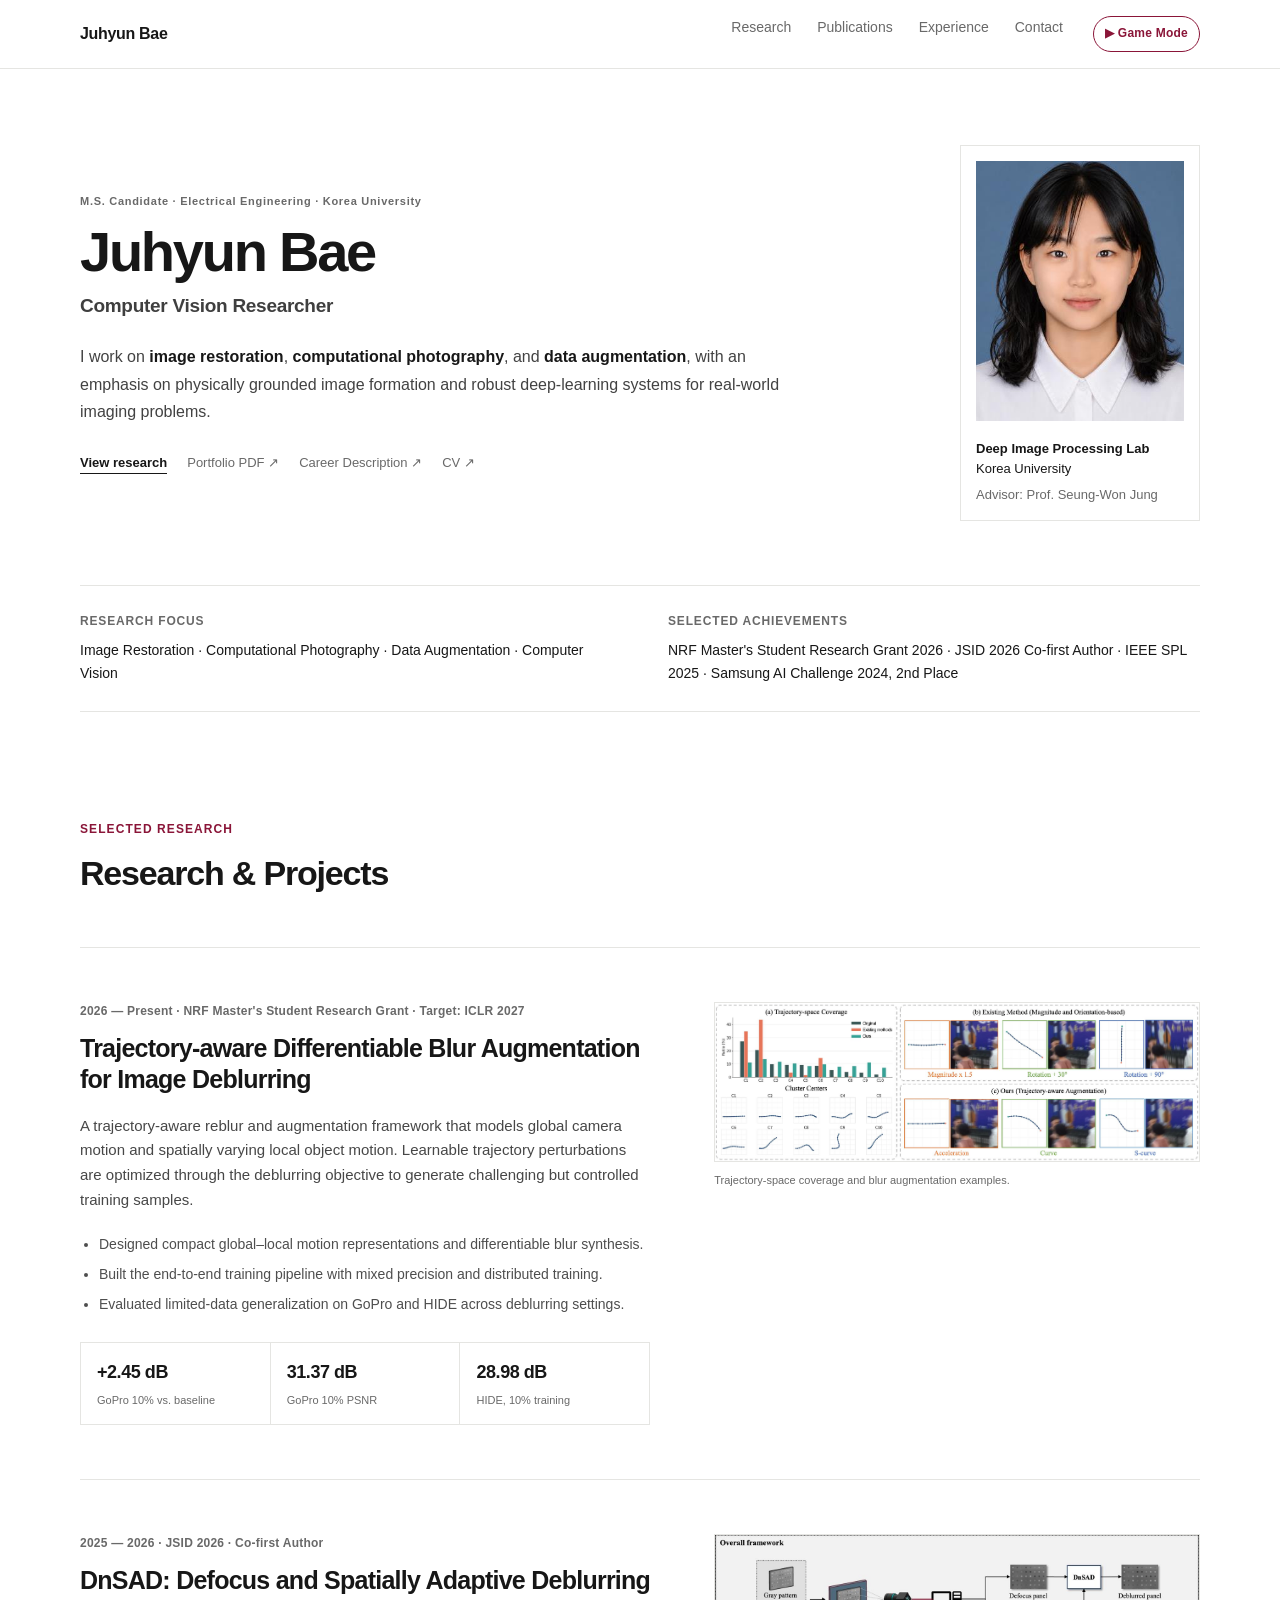
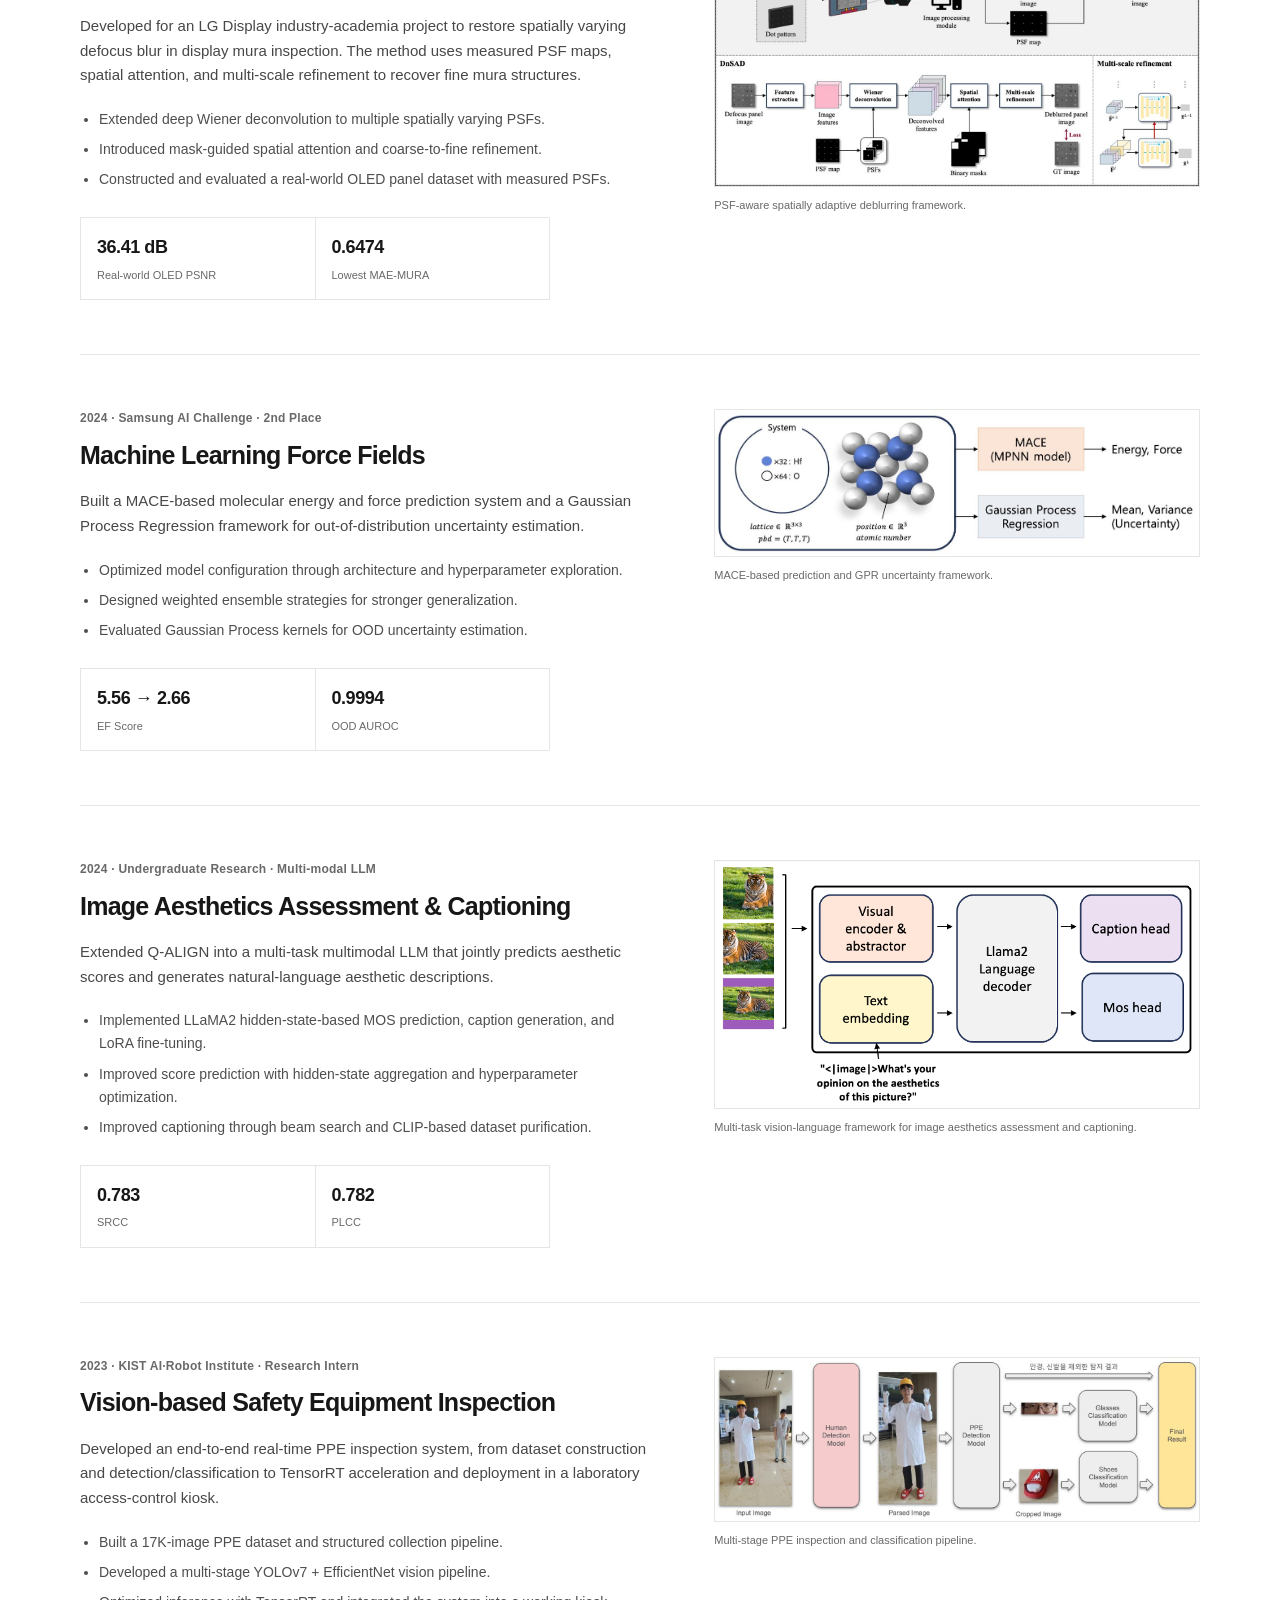
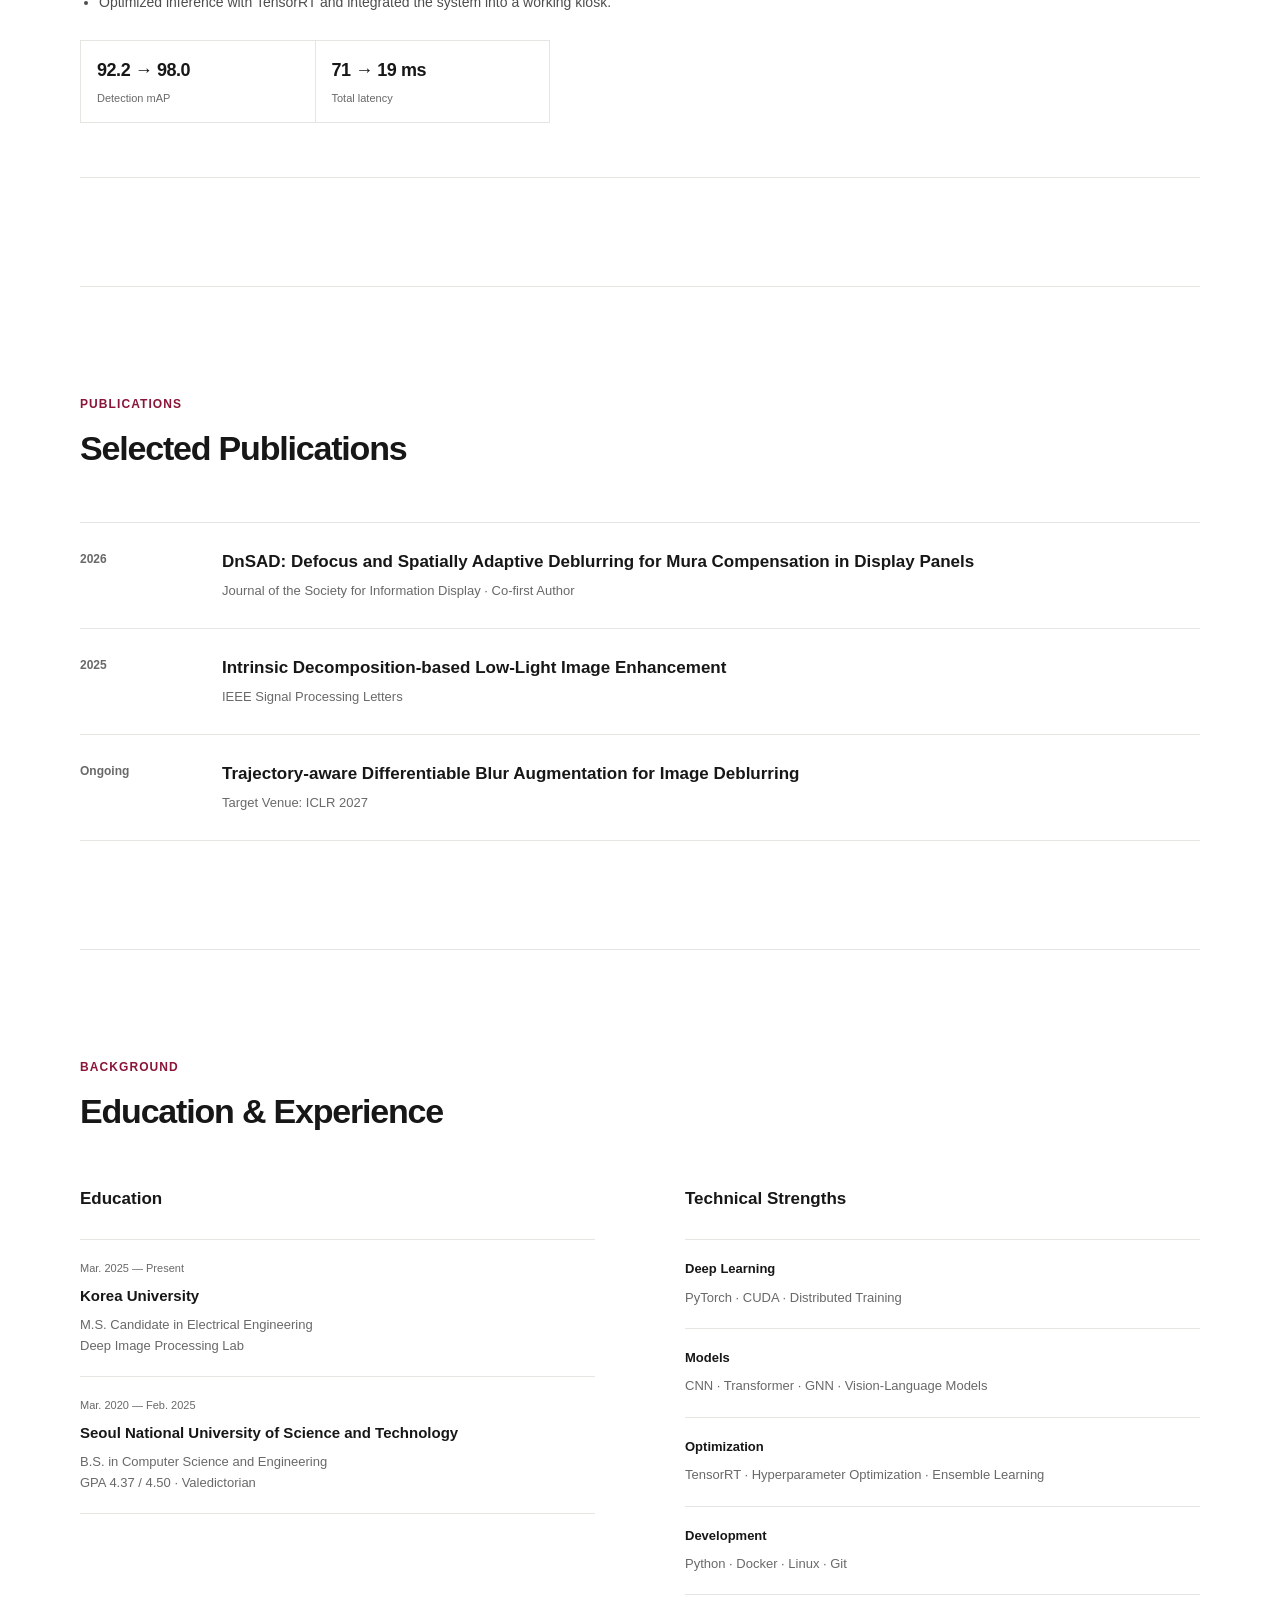
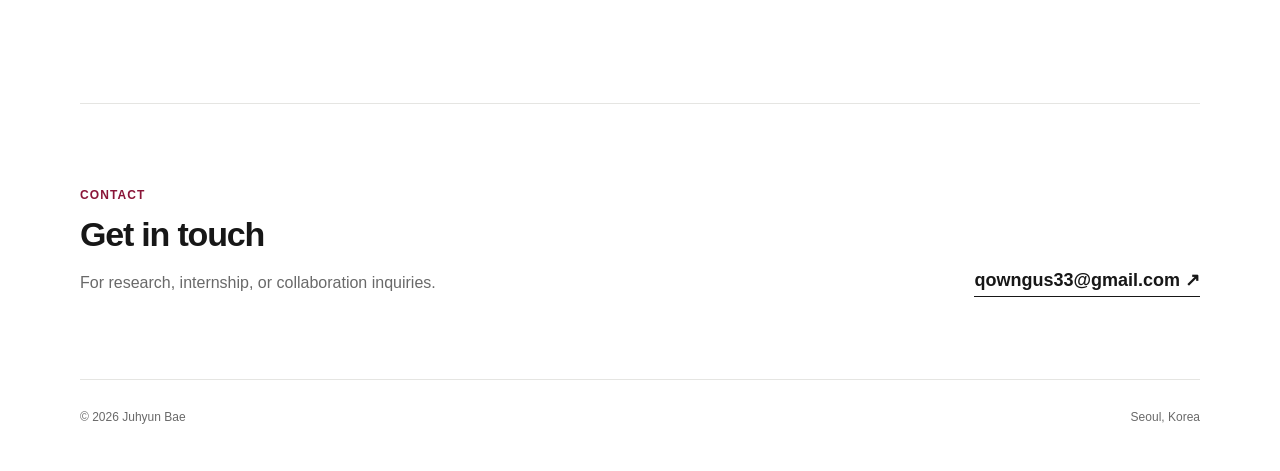
<file: index.html>
<!doctype html>
<html lang="en">
<head>
  <meta charset="utf-8" />
  <meta name="viewport" content="width=device-width,initial-scale=1" />
  <meta name="description" content="Juhyun Bae — Computer vision researcher focused on image restoration, computational photography, and data augmentation." />
  <meta name="theme-color" content="#ffffff" />
  <title>Juhyun Bae — Research Portfolio</title>
  <link rel="stylesheet" href="assets/css/style.css" />
</head>
<body>
  <header class="site-header">
    <div class="shell header-inner">
      <a class="brand" href="#top">Juhyun Bae</a>
      <nav class="nav" aria-label="Primary navigation">
        <a href="#research">Research</a>
        <a href="#publications">Publications</a>
        <a href="#experience">Experience</a>
        <a href="#contact">Contact</a>
        <a class="game-mode-link" href="game.html" aria-label="Open the interactive career game">▶ Game Mode</a>
      </nav>
    </div>
  </header>

  <main id="top">
    <section class="hero shell">
      <div class="hero-copy">
        <p class="kicker">M.S. Candidate · Electrical Engineering · Korea University</p>
        <h1>Juhyun Bae</h1>
        <p class="hero-role">Computer Vision Researcher</p>
        <p class="hero-lede">
          I work on <strong>image restoration</strong>, <strong>computational photography</strong>, and
          <strong>data augmentation</strong>, with an emphasis on physically grounded image formation and
          robust deep-learning systems for real-world imaging problems.
        </p>
        <div class="hero-links">
          <a class="primary-link" href="#research">View research</a>
          <a href="assets/docs/Juhyun_Bae_Research_Portfolio.pdf" target="_blank" rel="noopener">Portfolio PDF ↗</a>
          <a href="assets/docs/Juhyun_Bae_Career_Description.pdf" target="_blank" rel="noopener">Career Description ↗</a>
          <a href="assets/docs/Juhyun_Bae_CV.pdf" target="_blank" rel="noopener">CV ↗</a>
        </div>
      </div>
      <aside class="profile-card">
        <img src="assets/images/profile.png" alt="Portrait of Juhyun Bae" />
        <div>
          <p><strong>Deep Image Processing Lab</strong><br>Korea University</p>
          <p class="muted">Advisor: Prof. Seung-Won Jung</p>
        </div>
      </aside>
    </section>

    <section class="summary shell" aria-label="Research summary">
      <div>
        <span class="summary-label">Research Focus</span>
        <p>Image Restoration · Computational Photography · Data Augmentation · Computer Vision</p>
      </div>
      <div>
        <span class="summary-label">Selected Achievements</span>
        <p>NRF Master's Student Research Grant 2026 · JSID 2026 Co-first Author · IEEE SPL 2025 · Samsung AI Challenge 2024, 2nd Place</p>
      </div>
    </section>

    <section id="research" class="section shell">
      <div class="section-title">
        <p class="kicker">Selected Research</p>
        <h2>Research & Projects</h2>
      </div>

      <article class="project featured-project">
        <div class="project-content">
          <div class="project-meta">2026 — Present · NRF Master's Student Research Grant · Target: ICLR 2027</div>
          <h3>Trajectory-aware Differentiable Blur Augmentation for Image Deblurring</h3>
          <p>
            A trajectory-aware reblur and augmentation framework that models global camera motion and spatially
            varying local object motion. Learnable trajectory perturbations are optimized through the deblurring
            objective to generate challenging but controlled training samples.
          </p>
          <ul>
            <li>Designed compact global–local motion representations and differentiable blur synthesis.</li>
            <li>Built the end-to-end training pipeline with mixed precision and distributed training.</li>
            <li>Evaluated limited-data generalization on GoPro and HIDE across deblurring settings.</li>
          </ul>
          <div class="metrics">
            <div><strong>+2.45 dB</strong><span>GoPro 10% vs. baseline</span></div>
            <div><strong>31.37 dB</strong><span>GoPro 10% PSNR</span></div>
            <div><strong>28.98 dB</strong><span>HIDE, 10% training</span></div>
          </div>
        </div>
        <figure class="project-figure">
          <img src="assets/images/trajectory-diversity.jpg" alt="Trajectory diversity comparison" loading="lazy" />
          <figcaption>Trajectory-space coverage and blur augmentation examples.</figcaption>
        </figure>
      </article>

      <article class="project">
        <div class="project-content">
          <div class="project-meta">2025 — 2026 · JSID 2026 · Co-first Author</div>
          <h3>DnSAD: Defocus and Spatially Adaptive Deblurring</h3>
          <p>
            Developed for an LG Display industry-academia project to restore spatially varying defocus blur in
            display mura inspection. The method uses measured PSF maps, spatial attention, and multi-scale refinement
            to recover fine mura structures.
          </p>
          <ul>
            <li>Extended deep Wiener deconvolution to multiple spatially varying PSFs.</li>
            <li>Introduced mask-guided spatial attention and coarse-to-fine refinement.</li>
            <li>Constructed and evaluated a real-world OLED panel dataset with measured PSFs.</li>
          </ul>
          <div class="metrics compact">
            <div><strong>36.41 dB</strong><span>Real-world OLED PSNR</span></div>
            <div><strong>0.6474</strong><span>Lowest MAE-MURA</span></div>
          </div>
        </div>
        <figure class="project-figure">
          <img src="assets/images/dnsad-framework.jpg" alt="DnSAD framework" loading="lazy" />
          <figcaption>PSF-aware spatially adaptive deblurring framework.</figcaption>
        </figure>
      </article>

      <article class="project">
        <div class="project-content">
          <div class="project-meta">2024 · Samsung AI Challenge · 2nd Place</div>
          <h3>Machine Learning Force Fields</h3>
          <p>
            Built a MACE-based molecular energy and force prediction system and a Gaussian Process Regression
            framework for out-of-distribution uncertainty estimation.
          </p>
          <ul>
            <li>Optimized model configuration through architecture and hyperparameter exploration.</li>
            <li>Designed weighted ensemble strategies for stronger generalization.</li>
            <li>Evaluated Gaussian Process kernels for OOD uncertainty estimation.</li>
          </ul>
          <div class="metrics compact">
            <div><strong>5.56 → 2.66</strong><span>EF Score</span></div>
            <div><strong>0.9994</strong><span>OOD AUROC</span></div>
          </div>
        </div>
        <figure class="project-figure">
          <img src="assets/images/mlff-framework.jpg" alt="Machine learning force field framework" loading="lazy" />
          <figcaption>MACE-based prediction and GPR uncertainty framework.</figcaption>
        </figure>
      </article>

      <article class="project">
        <div class="project-content">
          <div class="project-meta">2024 · Undergraduate Research · Multi-modal LLM</div>
          <h3>Image Aesthetics Assessment & Captioning</h3>
          <p>
            Extended Q-ALIGN into a multi-task multimodal LLM that jointly predicts aesthetic scores and generates
            natural-language aesthetic descriptions.
          </p>
          <ul>
            <li>Implemented LLaMA2 hidden-state-based MOS prediction, caption generation, and LoRA fine-tuning.</li>
            <li>Improved score prediction with hidden-state aggregation and hyperparameter optimization.</li>
            <li>Improved captioning through beam search and CLIP-based dataset purification.</li>
          </ul>
          <div class="metrics compact">
            <div><strong>0.783</strong><span>SRCC</span></div>
            <div><strong>0.782</strong><span>PLCC</span></div>
          </div>
        </div>
        <figure class="project-figure">
          <img src="assets/images/IAA-framework.png" alt="IAA & Captioning framework" loading="lazy" />
          <figcaption>Multi-task vision-language framework for image aesthetics assessment and captioning.</figcaption>
        </figure>
      </article>

      <article class="project">
        <div class="project-content">
          <div class="project-meta">2023 · KIST AI·Robot Institute · Research Intern</div>
          <h3>Vision-based Safety Equipment Inspection</h3>
          <p>
            Developed an end-to-end real-time PPE inspection system, from dataset construction and detection/classification
            to TensorRT acceleration and deployment in a laboratory access-control kiosk.
          </p>
          <ul>
            <li>Built a 17K-image PPE dataset and structured collection pipeline.</li>
            <li>Developed a multi-stage YOLOv7 + EfficientNet vision pipeline.</li>
            <li>Optimized inference with TensorRT and integrated the system into a working kiosk.</li>
          </ul>
          <div class="metrics compact">
            <div><strong>92.2 → 98.0</strong><span>Detection mAP</span></div>
            <div><strong>71 → 19 ms</strong><span>Total latency</span></div>
          </div>
        </div>
        <figure class="project-figure">
          <img src="assets/images/ppe-framework.jpg" alt="PPE inspection pipeline" loading="lazy" />
          <figcaption>Multi-stage PPE inspection and classification pipeline.</figcaption>
        </figure>
      </article>
    </section>

    <section id="publications" class="section shell">
      <div class="section-title">
        <p class="kicker">Publications</p>
        <h2>Selected Publications</h2>
      </div>
      <div class="publication-list">
        <article>
          <span class="year">2026</span>
          <div><h3>DnSAD: Defocus and Spatially Adaptive Deblurring for Mura Compensation in Display Panels</h3><p>Journal of the Society for Information Display · Co-first Author</p></div>
        </article>
        <article>
          <span class="year">2025</span>
          <div><h3>Intrinsic Decomposition-based Low-Light Image Enhancement</h3><p>IEEE Signal Processing Letters</p></div>
        </article>
        <article>
          <span class="year">Ongoing</span>
          <div><h3>Trajectory-aware Differentiable Blur Augmentation for Image Deblurring</h3><p>Target Venue: ICLR 2027</p></div>
        </article>
      </div>
    </section>

    <section id="experience" class="section shell split-section">
      <div class="section-title">
        <p class="kicker">Background</p>
        <h2>Education & Experience</h2>
      </div>
      <div class="background-grid">
        <div>
          <h3>Education</h3>
          <div class="entry"><span>Mar. 2025 — Present</span><strong>Korea University</strong><p>M.S. Candidate in Electrical Engineering<br>Deep Image Processing Lab</p></div>
          <div class="entry"><span>Mar. 2020 — Feb. 2025</span><strong>Seoul National University of Science and Technology</strong><p>B.S. in Computer Science and Engineering<br>GPA 4.37 / 4.50 · Valedictorian</p></div>
        </div>
        <div>
          <h3>Technical Strengths</h3>
          <div class="skill-line"><strong>Deep Learning</strong><span>PyTorch · CUDA · Distributed Training</span></div>
          <div class="skill-line"><strong>Models</strong><span>CNN · Transformer · GNN · Vision-Language Models</span></div>
          <div class="skill-line"><strong>Optimization</strong><span>TensorRT · Hyperparameter Optimization · Ensemble Learning</span></div>
          <div class="skill-line"><strong>Development</strong><span>Python · Docker · Linux · Git</span></div>
        </div>
      </div>
    </section>

    <section id="contact" class="contact shell">
      <div>
        <p class="kicker">Contact</p>
        <h2>Get in touch</h2>
        <p class="muted">For research, internship, or collaboration inquiries.</p>
      </div>
      <a class="email" href="mailto:qowngus33@gmail.com">qowngus33@gmail.com ↗</a>
    </section>
  </main>

  <footer class="shell">
    <p>© <span id="year"></span> Juhyun Bae</p>
    <p>Seoul, Korea</p>
  </footer>

  <script src="assets/js/main.js"></script>
</body>
</html>
</file>
<file: assets/css/style.css>
:root{
  --bg:#ffffff;
  --surface:#f7f7f6;
  --text:#171717;
  --muted:#696969;
  --line:#e5e5e2;
  --accent:#8a1538;
  --max:1120px;
}
*{box-sizing:border-box}
html{scroll-behavior:smooth}
body{margin:0;background:var(--bg);color:var(--text);font-family:Inter,-apple-system,BlinkMacSystemFont,"Segoe UI",Roboto,Helvetica,Arial,sans-serif;line-height:1.65;-webkit-font-smoothing:antialiased}
a{color:inherit}
img{display:block;max-width:100%}
.shell{width:min(calc(100% - 48px),var(--max));margin:0 auto}
.site-header{position:sticky;top:0;z-index:20;background:rgba(255,255,255,.94);border-bottom:1px solid var(--line);backdrop-filter:blur(10px)}
.header-inner{height:68px;display:flex;align-items:center;justify-content:space-between;gap:28px}
.brand{font-weight:750;text-decoration:none;letter-spacing:-.02em}
.nav{display:flex;gap:26px}
.nav a{font-size:14px;text-decoration:none;color:var(--muted)}
.nav a:hover{color:var(--text)}
.nav .game-mode-link{
  margin-left:4px;
  padding:7px 11px;
  border:1px solid var(--accent);
  border-radius:999px;
  color:var(--accent);
  font-size:12px;
  font-weight:750;
  letter-spacing:.02em;
  transition:background .18s ease,color .18s ease,transform .18s ease;
}
.nav .game-mode-link:hover{background:var(--accent);color:#fff;transform:translateY(-1px)}
.hero{padding:96px 0 78px;display:grid;grid-template-columns:minmax(0,1fr) 260px;gap:76px;align-items:center}
.kicker{margin:0 0 14px;color:var(--accent);font-size:12px;font-weight:700;letter-spacing:.09em;text-transform:uppercase}
h1,h2,h3,p{margin-top:0}
h1{margin-bottom:8px;font-size:clamp(48px,7vw,76px);line-height:1;letter-spacing:-.055em}
.hero-role{margin-bottom:24px;font-size:24px;font-weight:650;letter-spacing:-.025em}
.hero-lede{max-width:760px;margin-bottom:30px;color:#424242;font-size:18px;line-height:1.75}
.hero-lede strong{font-weight:650;color:var(--text)}
.hero-links{display:flex;flex-wrap:wrap;gap:12px 24px;align-items:center}
.hero-links a{font-size:14px;text-decoration:none;color:var(--muted)}
.hero-links a:hover{color:var(--text)}
.hero-links .primary-link{padding:10px 15px;background:var(--text);color:#fff;border-radius:6px}
.profile-card{border:1px solid var(--line);padding:18px;background:#fff}
.profile-card img{width:100%;aspect-ratio:4/5;object-fit:cover;object-position:center top;background:var(--surface);margin-bottom:18px}
.profile-card p{margin:0;font-size:13px;line-height:1.55}
.profile-card .muted{margin-top:6px}
.muted{color:var(--muted)}
.summary{padding:30px 0;border-top:1px solid var(--line);border-bottom:1px solid var(--line);display:grid;grid-template-columns:1fr 1fr;gap:56px}
.summary-label{display:block;margin-bottom:7px;color:var(--muted);font-size:12px;font-weight:650;text-transform:uppercase;letter-spacing:.07em}
.summary p{margin:0;font-size:14px}
.section{padding:108px 0;scroll-margin-top:80px}
.section+.section{border-top:1px solid var(--line)}
.section-title{margin-bottom:54px}
.section-title h2{margin:0;font-size:38px;line-height:1.15;letter-spacing:-.035em}
.project{display:grid;grid-template-columns:minmax(0,1.08fr) minmax(320px,.92fr);gap:64px;padding:54px 0;border-top:1px solid var(--line);align-items:start}
.project:last-child{border-bottom:1px solid var(--line)}
.project-meta{margin-bottom:11px;color:var(--muted);font-size:12px;font-weight:600;letter-spacing:.02em}
.project h3{margin-bottom:18px;font-size:27px;line-height:1.25;letter-spacing:-.03em}
.project-content>p{max-width:710px;margin-bottom:20px;color:#474747;font-size:15px}
.project ul{margin:0 0 26px;padding-left:19px;color:#4e4e4e;font-size:14px}
.project li+li{margin-top:7px}
.metrics{display:grid;grid-template-columns:repeat(3,1fr);gap:1px;background:var(--line);border:1px solid var(--line);max-width:680px}
.metrics.compact{grid-template-columns:repeat(2,1fr);max-width:470px}
.metrics div{background:#fff;padding:15px 16px}
.metrics strong{display:block;font-size:18px;letter-spacing:-.025em}
.metrics span{display:block;margin-top:3px;color:var(--muted);font-size:11px}
.project-figure{margin:0}
.project-figure img{width:100%;border:1px solid var(--line);background:var(--surface)}
.project-figure figcaption{margin-top:9px;color:var(--muted);font-size:11px}
.text-visual{min-height:230px;border:1px solid var(--line);background:var(--surface);display:flex;align-items:center;justify-content:center;gap:10px;padding:28px;flex-wrap:wrap}
.text-visual span{padding:9px 11px;border:1px solid #d7d7d3;background:#fff;font-size:12px}
.publication-list{border-top:1px solid var(--line)}
.publication-list article{display:grid;grid-template-columns:110px 1fr;gap:32px;padding:27px 0;border-bottom:1px solid var(--line)}
.publication-list .year{font-size:12px;color:var(--muted);font-weight:650}
.publication-list h3{margin-bottom:5px;font-size:17px;line-height:1.45}
.publication-list p{margin:0;color:var(--muted);font-size:13px}
.background-grid{display:grid;grid-template-columns:1fr 1fr;gap:90px}
.background-grid>div>h3{margin-bottom:26px;font-size:17px}
.entry{padding:19px 0;border-top:1px solid var(--line)}
.entry:last-child{border-bottom:1px solid var(--line)}
.entry span{display:block;margin-bottom:7px;color:var(--muted);font-size:11px}
.entry strong{display:block;margin-bottom:5px;font-size:15px}
.entry p{margin:0;color:var(--muted);font-size:13px}
.skill-line{padding:18px 0;border-top:1px solid var(--line)}
.skill-line:last-child{border-bottom:1px solid var(--line)}
.skill-line strong{display:block;margin-bottom:4px;font-size:13px}
.skill-line span{font-size:13px;color:var(--muted)}
.contact{padding:82px 0;display:flex;justify-content:space-between;align-items:flex-end;gap:36px;border-top:1px solid var(--line)}
.contact h2{margin-bottom:8px;font-size:34px;letter-spacing:-.035em}
.contact p{margin-bottom:0}
.email{font-size:18px;font-weight:650;text-decoration:none;border-bottom:1px solid currentColor}
footer{padding:28px 0 44px;border-top:1px solid var(--line);display:flex;justify-content:space-between;color:var(--muted);font-size:12px}
footer p{margin:0}
@media(max-width:860px){
  .nav{display:none}
  .hero{grid-template-columns:1fr;gap:42px;padding:72px 0 56px}
  .profile-card{width:220px}
  .summary{grid-template-columns:1fr;gap:24px}
  .project{grid-template-columns:1fr;gap:34px}
  .background-grid{grid-template-columns:1fr;gap:52px}
  .contact{align-items:flex-start;flex-direction:column}
}
@media(max-width:560px){
  .shell{width:min(calc(100% - 32px),var(--max))}
  .header-inner{height:60px}
  .hero{padding-top:56px}
  h1{font-size:50px}
  .hero-role{font-size:20px}
  .hero-lede{font-size:16px}
  .section{padding:78px 0}
  .section-title{margin-bottom:36px}
  .section-title h2{font-size:31px}
  .project{padding:40px 0}
  .project h3{font-size:23px}
  .metrics,.metrics.compact{grid-template-columns:1fr}
  .publication-list article{grid-template-columns:1fr;gap:6px}
  .profile-card{width:100%;max-width:230px}
  footer{flex-direction:column;gap:6px}
}

/* Mobile-first refinements */
@media(max-width:720px){
  html{scroll-padding-top:108px}
  body{overflow-x:hidden}
  .shell{width:min(calc(100% - 28px),var(--max))}
  .site-header{backdrop-filter:blur(14px);-webkit-backdrop-filter:blur(14px)}
  .header-inner{height:auto;min-height:58px;padding:10px 0;display:block}
  .brand{display:block;margin-bottom:8px;font-size:15px}
  .nav{display:flex;width:100%;gap:18px;overflow-x:auto;white-space:nowrap;padding-bottom:2px;scrollbar-width:none;-webkit-overflow-scrolling:touch}
  .nav::-webkit-scrollbar{display:none}
  .nav a{flex:0 0 auto;font-size:12px}
  .nav .game-mode-link{margin-left:auto;padding:4px 9px;font-size:11px}

  .hero{display:flex;flex-direction:column;padding:42px 0 42px;gap:30px;align-items:stretch}
  .hero-copy{order:1}
  .profile-card{order:2;width:100%;max-width:none;display:grid;grid-template-columns:96px minmax(0,1fr);gap:16px;align-items:center;padding:14px}
  .profile-card img{width:96px;height:116px;aspect-ratio:auto;margin:0;object-fit:cover}
  .profile-card p{font-size:12px}
  h1{font-size:clamp(42px,14vw,58px);line-height:.96}
  .hero-role{font-size:19px;margin-bottom:18px}
  .hero-lede{font-size:15px;line-height:1.7;margin-bottom:24px}
  .hero-links{display:grid;grid-template-columns:1fr 1fr;gap:10px}
  .hero-links a{display:flex;align-items:center;justify-content:center;min-height:44px;padding:9px 10px;border:1px solid var(--line);font-size:12px;text-align:center}
  .hero-links .primary-link{grid-column:1/-1;border-color:var(--text);border-radius:0}

  .summary{padding:22px 0;gap:20px}
  .summary p{font-size:13px;line-height:1.6}
  .section{padding:66px 0;scroll-margin-top:108px}
  .section-title{margin-bottom:28px}
  .section-title h2{font-size:29px}
  .project{display:flex;flex-direction:column;gap:24px;padding:34px 0}
  .project-content,.project-figure,.text-visual{width:100%}
  .project-meta{font-size:11px;line-height:1.45}
  .project h3{font-size:21px;line-height:1.28;margin-bottom:14px}
  .project-content>p{font-size:14px;line-height:1.7;margin-bottom:16px}
  .project ul{font-size:13px;line-height:1.65;margin-bottom:20px;padding-left:18px}
  .project li+li{margin-top:6px}
  .project-figure{order:2}
  .project-figure img{max-height:330px;object-fit:contain}
  .project-figure figcaption{font-size:10px;line-height:1.45}
  .metrics,.metrics.compact{grid-template-columns:repeat(2,minmax(0,1fr));max-width:none;width:100%}
  .metrics div{padding:12px}
  .metrics strong{font-size:16px}
  .metrics span{font-size:10px;line-height:1.35}
  .text-visual{min-height:auto;padding:24px 12px;gap:7px}
  .text-visual span{font-size:10px;padding:8px}

  .publication-list article{grid-template-columns:1fr;gap:5px;padding:20px 0}
  .publication-list h3{font-size:15px;line-height:1.45}
  .publication-list p{font-size:12px}
  .background-grid{grid-template-columns:1fr;gap:42px}
  .contact{padding:58px 0;gap:24px}
  .contact h2{font-size:29px}
  .email{font-size:15px;overflow-wrap:anywhere}
  footer{padding:22px 0 32px}
}

@media(max-width:390px){
  .shell{width:min(calc(100% - 24px),var(--max))}
  .hero-links{grid-template-columns:1fr}
  .hero-links .primary-link{grid-column:auto}
  .profile-card{grid-template-columns:82px minmax(0,1fr)}
  .profile-card img{width:82px;height:100px}
  .metrics,.metrics.compact{grid-template-columns:1fr 1fr}
}

/* Formal academic portfolio refinements */
.hero{
  padding:76px 0 64px;
  grid-template-columns:minmax(0,1fr) 240px;
  gap:68px;
}
.hero-copy{max-width:790px}
.hero .kicker{
  margin-bottom:12px;
  color:var(--muted);
  font-size:11px;
  letter-spacing:.065em;
  text-transform:none;
}
h1{
  margin-bottom:7px;
  font-size:clamp(40px,5vw,56px);
  line-height:1.08;
  letter-spacing:-.04em;
  font-weight:720;
}
.hero-role{
  margin-bottom:22px;
  color:#3f3f3f;
  font-size:19px;
  font-weight:600;
  letter-spacing:-.015em;
}
.hero-lede{
  max-width:720px;
  margin-bottom:26px;
  font-size:16px;
  line-height:1.72;
}
.hero-links{gap:10px 20px}
.hero-links a{
  font-size:13px;
  text-underline-offset:3px;
}
.hero-links .primary-link{
  padding:0;
  background:none;
  color:var(--text);
  border-radius:0;
  font-weight:650;
  border-bottom:1px solid var(--text);
}
.profile-card{padding:15px}
.summary{padding:26px 0}
.section-title h2{font-size:34px}
.project h3{font-size:25px}

@media(max-width:860px){
  .hero{padding:62px 0 50px;gap:36px}
}
@media(max-width:720px){
  .hero{padding:36px 0 38px;gap:26px}
  h1{font-size:clamp(36px,11vw,45px);line-height:1.04}
  .hero-role{font-size:17px;margin-bottom:16px}
  .hero-lede{font-size:14px;line-height:1.7;margin-bottom:21px}
  .hero-links{display:flex;flex-wrap:wrap;gap:9px 18px}
  .hero-links a{display:inline;min-height:0;padding:0;border:0;font-size:12px;text-align:left}
  .hero-links .primary-link{border-bottom:1px solid var(--text)}
  .section-title h2{font-size:27px}
}
@media(max-width:390px){
  h1{font-size:36px}
  .hero-links{display:flex}
}
</file>
